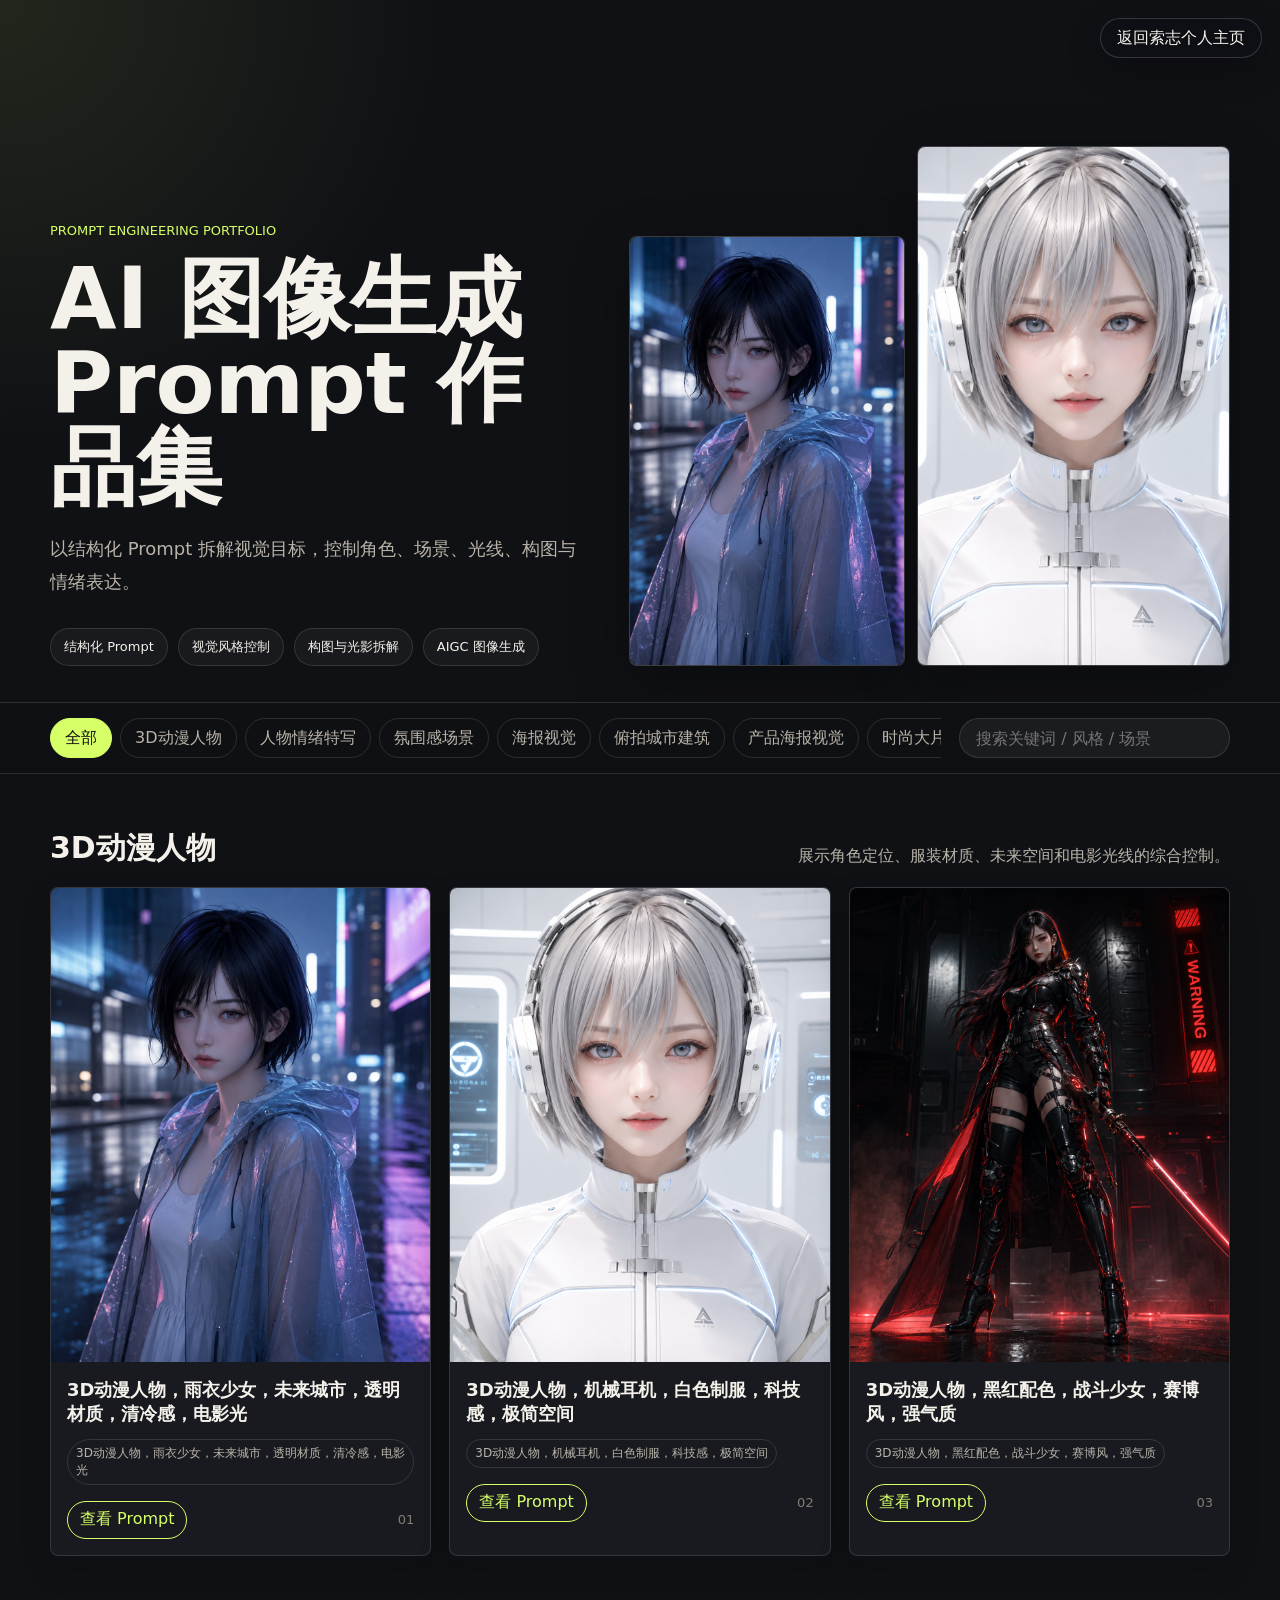
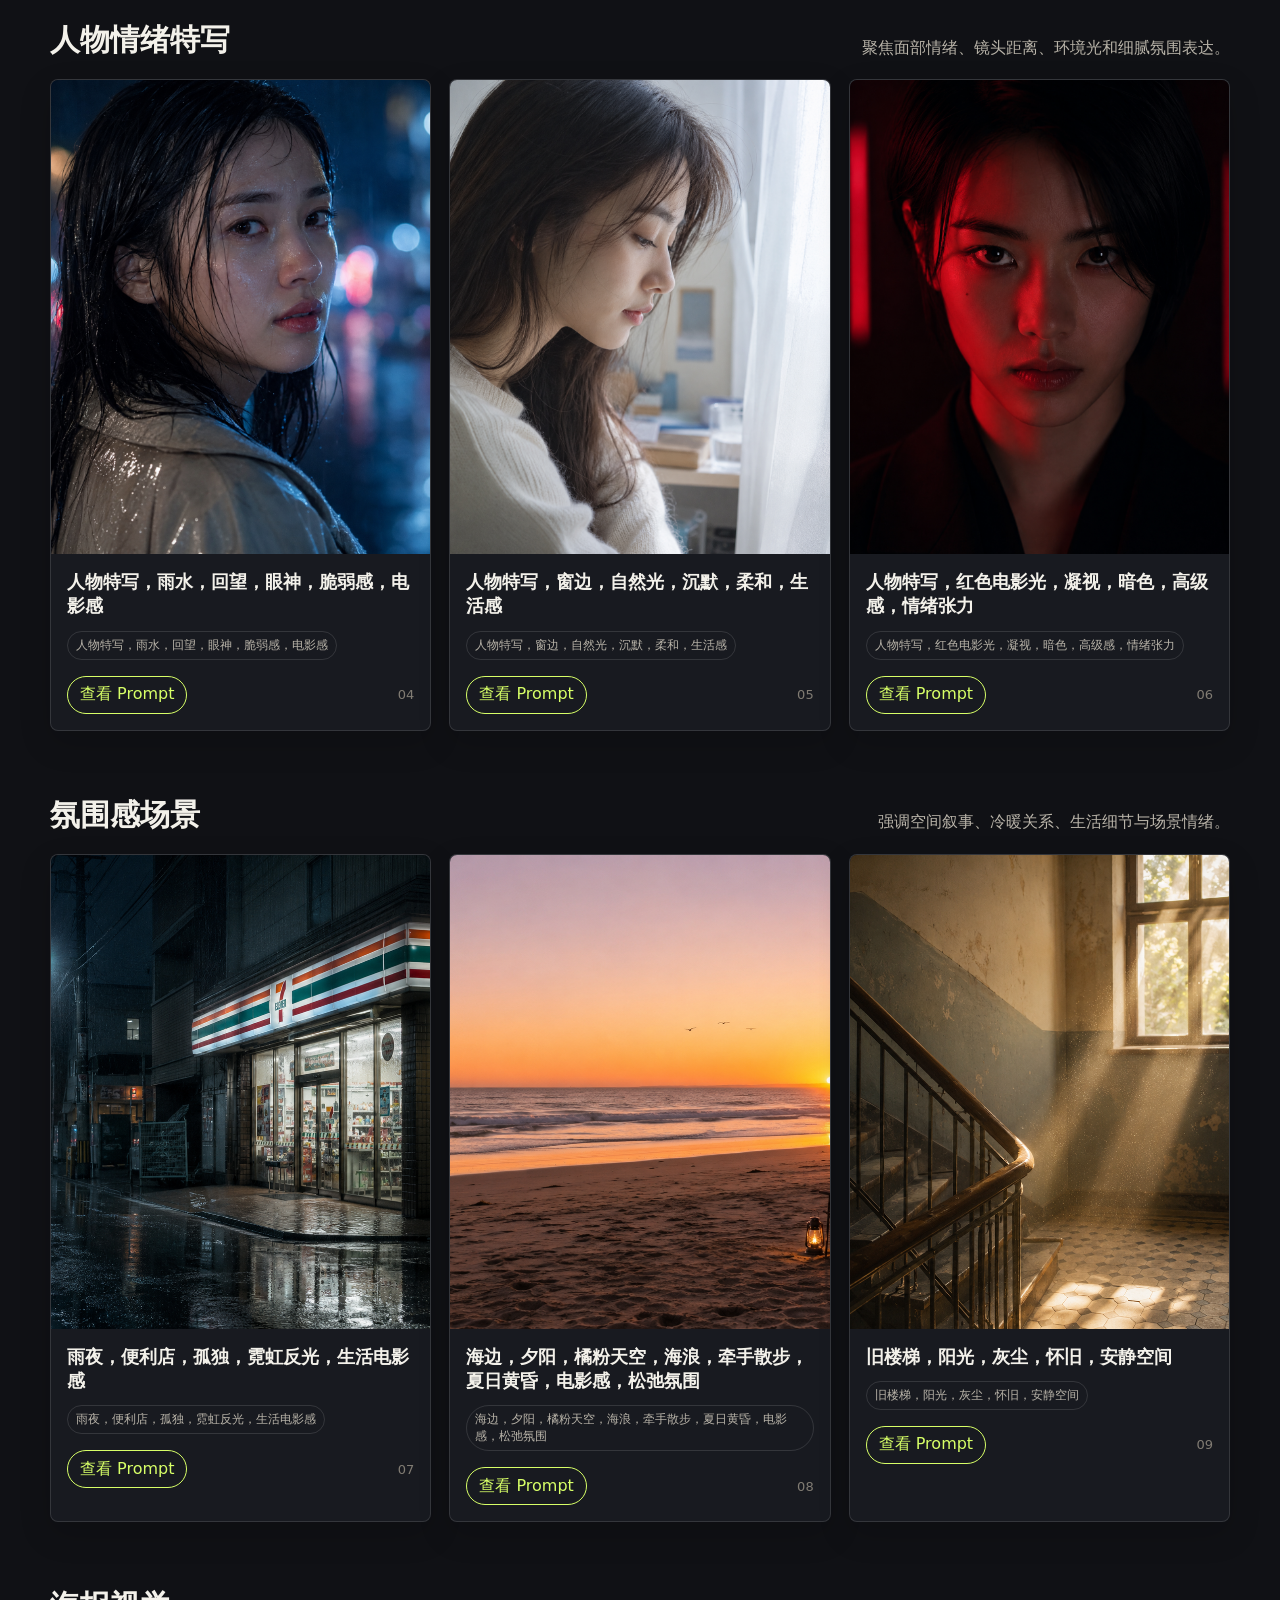
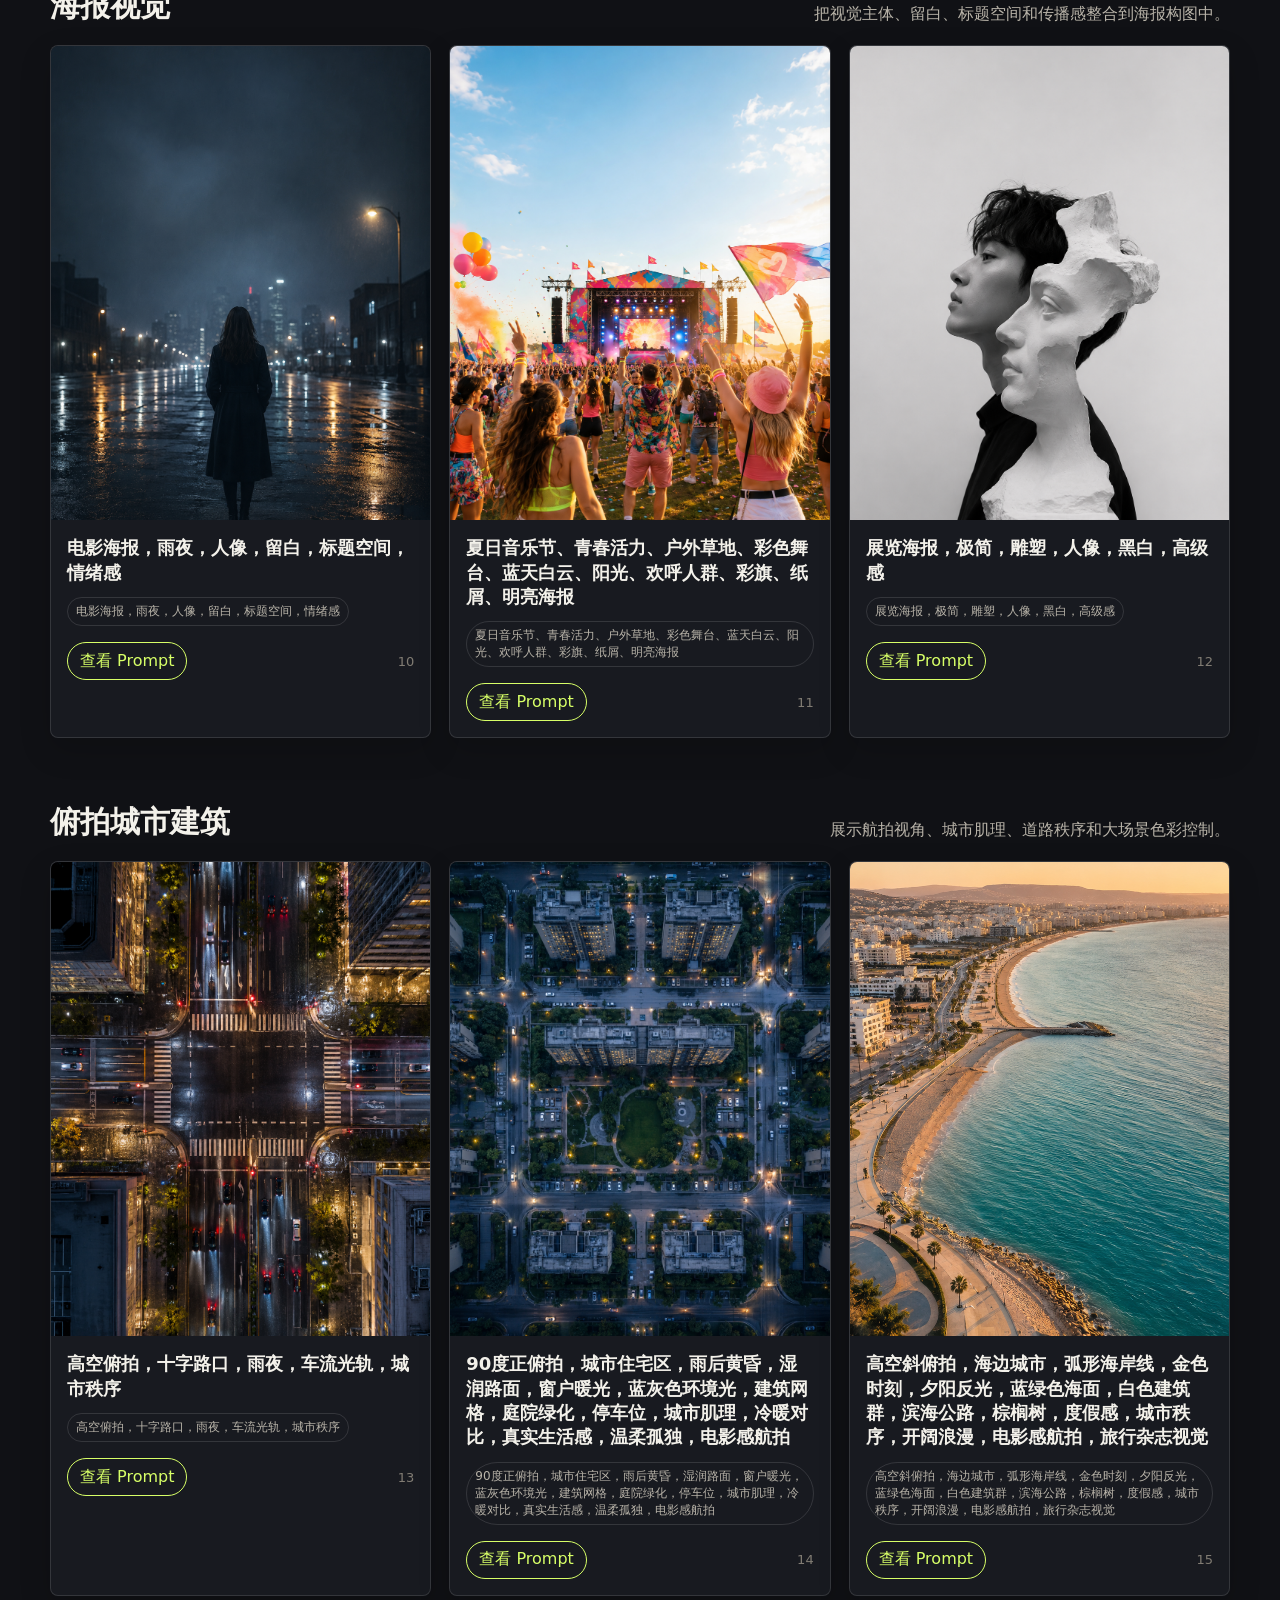
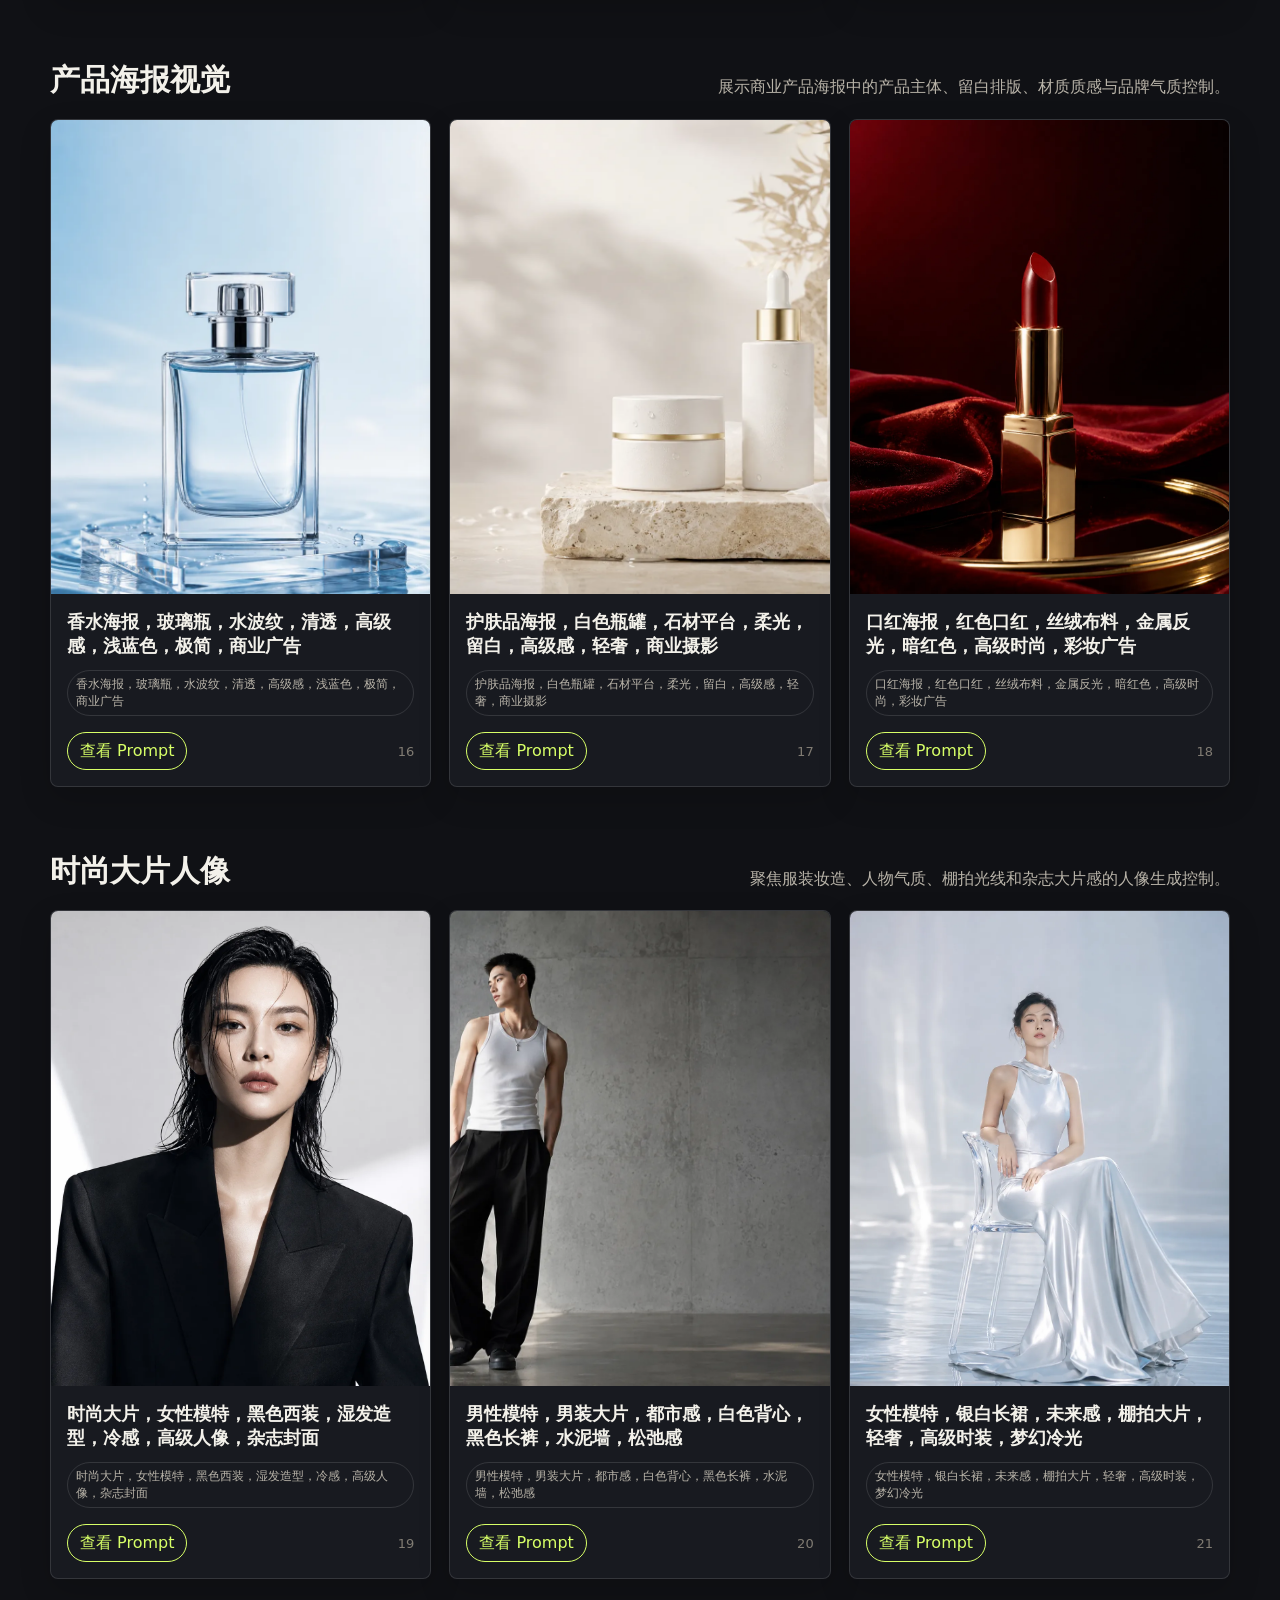
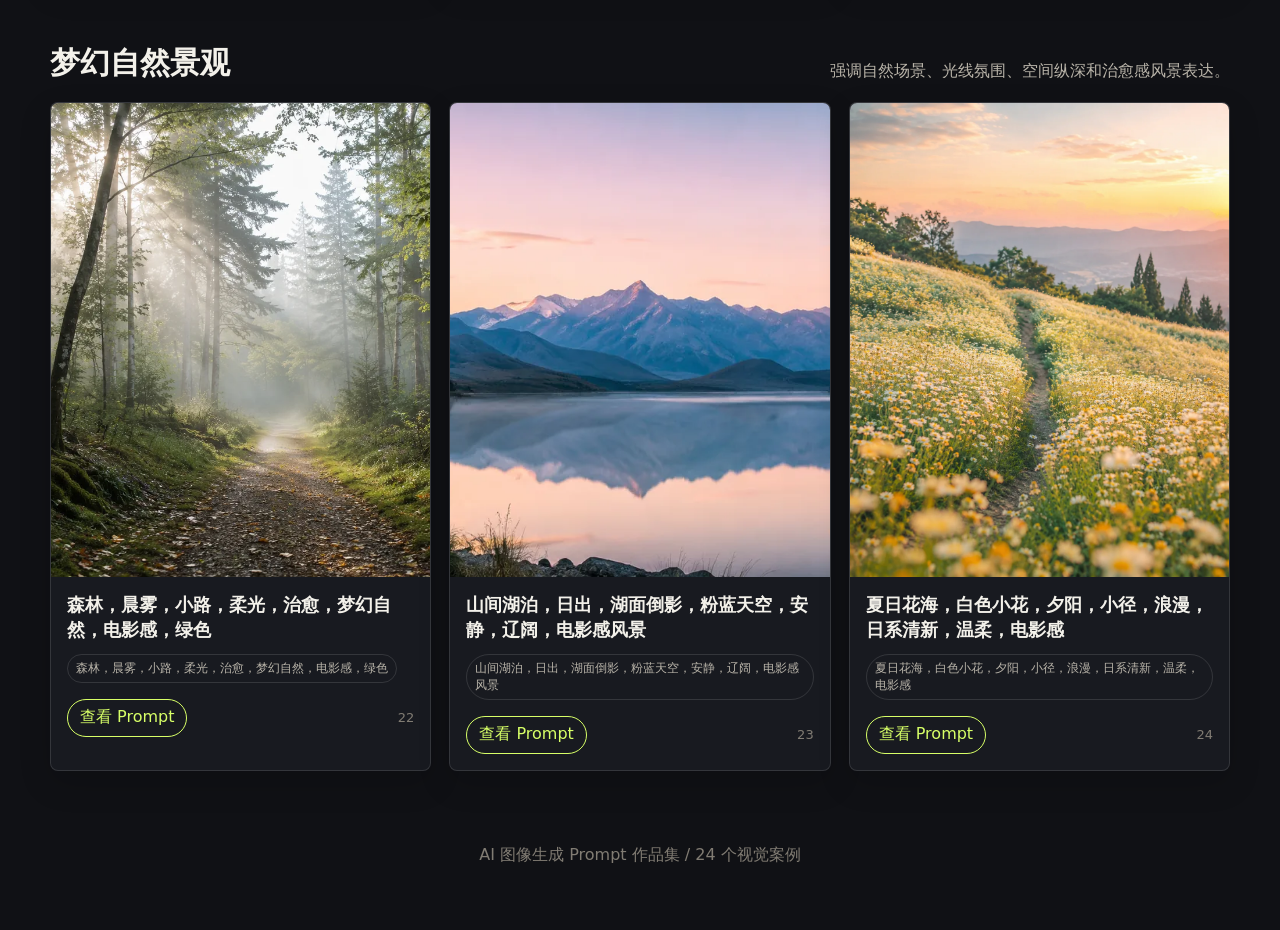
<file: portfolio/index.html>
﻿<!doctype html>
<html lang="zh-CN">
<head>
  <meta charset="utf-8">
  <meta name="viewport" content="width=device-width, initial-scale=1">
  <title>索志 | AI 图像生成 Prompt 作品集</title>
  <link rel="stylesheet" href="assets/styles.css">
</head>
<body>
  <a class="back-home" href="../index.html">返回索志个人主页</a>
  <header class="hero">
    <div class="site-shell hero__grid">
      <div>
        <p class="hero__eyebrow">Prompt Engineering Portfolio</p>
        <h1 id="pageTitle">AI 图像生成 Prompt 作品集</h1>
        <p class="hero__copy" id="pageSubtitle">以结构化 Prompt 拆解视觉目标，控制角色、场景、光线、构图与情绪表达。</p>
        <div class="hero__meta" aria-label="skills">
          <span class="pill">结构化 Prompt</span>
          <span class="pill">视觉风格控制</span>
          <span class="pill">构图与光影拆解</span>
          <span class="pill">AIGC 图像生成</span>
        </div>
      </div>
      <div class="hero__visual" id="heroVisual" aria-hidden="true"></div>
    </div>
  </header>
  <nav class="toolbar" aria-label="portfolio filters">
    <div class="site-shell toolbar__inner">
      <div class="filters" id="filters"></div>
      <input class="search" id="searchInput" type="search">
    </div>
  </nav>
  <main class="site-shell" id="sections"></main>
  <div class="dialog" id="dialog" aria-hidden="true" role="dialog" aria-modal="true" aria-labelledby="dialogTitle">
    <div class="dialog__panel">
      <div class="dialog__image"><img id="dialogImage" alt=""></div>
      <div class="dialog__content">
        <div class="dialog__top">
          <div>
            <p class="hero__eyebrow" id="dialogCategory"></p>
            <h2 id="dialogTitle"></h2>
          </div>
          <button class="close-btn" id="closeDialog" type="button" aria-label="close">x</button>
        </div>
        <div class="detail-block"><h3 id="structureLabel"></h3><p id="dialogStructure"></p></div>
        <div class="detail-block"><h3 id="promptLabel"></h3><p id="dialogPrompt"></p></div>
      </div>
    </div>
  </div>
  <footer class="footer site-shell">AI 图像生成 Prompt 作品集 / 24 个视觉案例</footer>
  <script>window.PORTFOLIO_DATA = {
  "title": "AI 图像生成 Prompt 作品集",
  "subtitle": "以结构化 Prompt 拆解视觉目标，控制角色、场景、光线、构图与情绪表达。",
  "categories": [
    "3D动漫人物",
    "人物情绪特写",
    "氛围感场景",
    "海报视觉",
    "俯拍城市建筑",
    "产品海报视觉",
    "时尚大片人像",
    "梦幻自然景观"
  ],
  "categoryNotes": {
    "3D动漫人物": "展示角色定位、服装材质、未来空间和电影光线的综合控制。",
    "人物情绪特写": "聚焦面部情绪、镜头距离、环境光和细腻氛围表达。",
    "氛围感场景": "强调空间叙事、冷暖关系、生活细节与场景情绪。",
    "海报视觉": "把视觉主体、留白、标题空间和传播感整合到海报构图中。",
    "俯拍城市建筑": "展示航拍视角、城市肌理、道路秩序和大场景色彩控制。",
    "产品海报视觉": "展示商业产品海报中的产品主体、留白排版、材质质感与品牌气质控制。",
    "时尚大片人像": "聚焦服装妆造、人物气质、棚拍光线和杂志大片感的人像生成控制。",
    "梦幻自然景观": "强调自然场景、光线氛围、空间纵深和治愈感风景表达。"
  },
  "ui": {
    "all": "全部",
    "viewPrompt": "查看 Prompt",
    "search": "搜索关键词 / 风格 / 场景",
    "structure": "Prompt 结构",
    "fullPrompt": "完整 Prompt"
  },
  "cases": [
    {
      "id": "case-01",
      "category": "3D动漫人物",
      "keywords": "3D动漫人物，雨衣少女，未来城市，透明材质，清冷感，电影光",
      "structure": "角色定位 + 外貌特征 + 服装造型 + 姿态动作 + 表情情绪 + 场景环境 + 背景氛围 + 构图镜头 + 主体位置 + 光线设计 + 色彩方案 + 渲染风格 + 材质细节 + 画质要求 + 负面提示词",
      "prompt": "主体设定：一个年轻女性动漫角色，短黑发，五官精致，表情安静，穿半透明蓝灰色雨衣，内搭简洁白色连衣裙，人物气质清冷克制。\n场景环境：雨后的未来城市街角，地面有积水反光，远处有模糊霓虹灯和玻璃建筑，环境干净、有空气湿度。\n构图镜头：半身中近景，平视视角，人物位于画面中央偏左，背景虚化，视觉焦点集中在人物面部和透明雨衣材质。\n光线色彩：冷蓝色雨夜环境光，少量粉紫色霓虹反射，脸部有柔和侧光，整体低饱和。\n情绪气质：安静、孤独、清透、未来感。\n视觉风格：高质量3D动漫渲染，电影感写实光影，精致角色建模，细腻材质表现，浅景深。\n画质要求：超清细节，真实透明材质，干净画面，皮肤柔和，头发细节清晰。\n负面提示词：避免手指畸形，脸部崩坏，多余肢体，多余人物，低清晰度，塑料感过强，廉价卡通风，背景杂乱。",
      "image": "assets/images/case-01-3d-character.png"
    },
    {
      "id": "case-02",
      "category": "3D动漫人物",
      "keywords": "3D动漫人物，机械耳机，白色制服，科技感，极简空间",
      "structure": "角色定位 + 外貌特征 + 服装造型 + 姿态动作 + 表情情绪 + 场景环境 + 背景氛围 + 构图镜头 + 主体位置 + 光线设计 + 色彩方案 + 渲染风格 + 材质细节 + 画质要求 + 负面提示词",
      "prompt": "主体设定：一个年轻女性动漫角色，银灰色短发，戴白色机械耳机，穿极简白色未来制服，服装有细小金属扣件和发光线条。\n场景环境：白色极简科技空间，背景有柔和发光屏幕和细窄灯带，空间干净、安静。\n构图镜头：正面半身构图，人物居中，肩部以上为主要视觉区域，镜头略微靠近，突出面部和耳机设计。\n光线色彩：高调柔光，白色和浅灰色为主，少量淡蓝色科技光点缀，阴影柔和。\n情绪气质：冷静、聪明、未来、干净。\n视觉风格：高精度3D动漫角色，日系科幻美学，干净高级的建模质感，电影级棚拍光。\n画质要求：超清渲染，皮肤细腻，金属和塑料材质真实，边缘干净，背景简洁。\n负面提示词：避免五官不对称，眼睛变形，手部畸形，服装杂乱，低质量，过度磨皮，背景脏乱。",
      "image": "assets/images/case-02-3d-character.png"
    },
    {
      "id": "case-03",
      "category": "3D动漫人物",
      "keywords": "3D动漫人物，黑红配色，战斗少女，赛博风，强气质",
      "structure": "角色定位 + 外貌特征 + 服装造型 + 姿态动作 + 表情情绪 + 场景环境 + 背景氛围 + 构图镜头 + 主体位置 + 光线设计 + 色彩方案 + 渲染风格 + 材质细节 + 画质要求 + 负面提示词",
      "prompt": "主体设定：一个年轻女性动漫角色，黑色长发，红色眼妆，穿黑红色轻量战斗服，服装结合皮革、金属护甲和发光红线，姿态坚定。\n场景环境：暗色赛博空间，背景有红色警示灯、金属墙面和轻微烟雾，整体不杂乱。\n构图镜头：全身三分法构图，低角度视角，人物站姿稳定，服装轮廓清晰，视觉焦点在人物眼神和红色发光线条。\n光线色彩：黑色为主，红色边缘光，少量冷白高光，强明暗对比。\n情绪气质：强势、冷酷、神秘、有力量感。\n视觉风格：高质量3D动漫渲染，赛博朋克角色设计，电影感光影，精致服装建模。\n画质要求：超清细节，真实皮革和金属质感，人物比例协调，光影自然。\n负面提示词：避免身体扭曲，脸部畸形，手指错误，盔甲结构混乱，多余人物，低清晰度，过度复杂背景。",
      "image": "assets/images/case-03-3d-character.png"
    },
    {
      "id": "case-04",
      "category": "人物情绪特写",
      "keywords": "人物特写，雨水，回望，眼神，脆弱感，电影感",
      "structure": "人物定位 + 外貌特征 + 妆容发型 + 情绪状态 + 面部细节 + 场景背景 + 环境氛围 + 构图镜头 + 视觉焦点 + 光线设计 + 色彩方案 + 摄影风格 + 画面质感 + 画质要求 + 负面提示词",
      "prompt": "主体设定：一位年轻亚洲女性，湿润黑发贴近脸侧，脸上有细小雨滴，微微回头看向镜头，眼神复杂、克制。\n场景环境：雨夜街道背景，霓虹灯模糊成彩色光斑，背景不可抢主体。\n构图镜头：面部特写，三分法构图，眼睛位于视觉中心，背景强虚化，画面比例为竖版人像。\n光线色彩：冷蓝色雨夜光，脸侧有一点暖色霓虹反光，皮肤高光自然。\n情绪气质：难过、隐忍、孤独、像刚刚做出决定。\n视觉风格：电影感写实人像，浅景深，真实皮肤纹理，低饱和情绪色彩。\n画质要求：超清面部细节，真实雨滴，眼神清晰，光影柔和，画面干净。\n负面提示词：避免脸部畸形，眼睛不对称，皮肤过度磨皮，表情夸张，低清晰度，背景杂乱，塑料感。",
      "image": "assets/images/case-04-emotional-portrait.png"
    },
    {
      "id": "case-05",
      "category": "人物情绪特写",
      "keywords": "人物特写，窗边，自然光，沉默，柔和，生活感",
      "structure": "人物定位 + 外貌特征 + 妆容发型 + 情绪状态 + 面部细节 + 场景背景 + 环境氛围 + 构图镜头 + 视觉焦点 + 光线设计 + 色彩方案 + 摄影风格 + 画面质感 + 画质要求 + 负面提示词",
      "prompt": "主体设定：一位年轻女性，素颜感妆容，头发自然垂落，穿浅色针织衫，低头靠近窗边，表情安静、若有所思。\n场景环境：清晨室内窗边，窗帘半透明，背景有模糊的书桌、玻璃杯和浅色墙面。\n构图镜头：近景特写，侧脸构图，人物占画面三分之二，视觉焦点在睫毛、嘴角和脸部轮廓。\n光线色彩：柔和自然光从窗外进入，浅米色、灰白色、淡蓝色为主，低对比度。\n情绪气质：安静、松弛、细腻、内省。\n视觉风格：写实人物摄影，日系生活感，柔光人像，浅景深，胶片感。\n画质要求：真实皮肤质感，细腻头发丝，柔和阴影，画面干净自然。\n负面提示词：避免五官变形，皮肤假面感，过度锐化，手部畸形，背景杂乱，低质量，夸张表情。",
      "image": "assets/images/case-05-emotional-portrait.png"
    },
    {
      "id": "case-06",
      "category": "人物情绪特写",
      "keywords": "人物特写，红色电影光，凝视，暗色，高级感，情绪张力",
      "structure": "人物定位 + 外貌特征 + 妆容发型 + 情绪状态 + 面部细节 + 场景背景 + 环境氛围 + 构图镜头 + 视觉焦点 + 光线设计 + 色彩方案 + 摄影风格 + 画面质感 + 画质要求 + 负面提示词",
      "prompt": "主体设定：一位年轻亚洲女性，黑色短发，妆容简洁，正面凝视镜头，表情冷静但有压迫感。\n场景环境：暗色室内空间，背景极简，仅有模糊的红色光影和黑色阴影。\n构图镜头：正面面部特写，对称构图，人物眼睛位于画面中心，画面紧凑。\n光线色彩：深红色侧光照亮半张脸，另一侧进入阴影，少量白色眼神光。\n情绪气质：冷静、神秘、强烈、戏剧张力。\n视觉风格：电影感写实人像，暗调摄影，高级杂志感，强光影对比。\n画质要求：超清面部细节，真实皮肤纹理，眼神锐利，背景干净。\n负面提示词：避免脸部畸形，眼神空洞，皮肤过度磨皮，红色溢出严重，低清晰度，背景杂乱。",
      "image": "assets/images/case-06-emotional-portrait.png"
    },
    {
      "id": "case-07",
      "category": "氛围感场景",
      "keywords": "雨夜，便利店，孤独，霓虹反光，生活电影感",
      "structure": "场景主体 + 时间天气 + 空间环境 + 场景细节 + 材质质感 + 构图镜头 + 空间关系 + 光线设计 + 色彩方案 + 情绪氛围 + 视觉风格 + 画质要求 + 负面提示词",
      "prompt": "主体设定：一间深夜便利店，店内灯光明亮，门口没有人，玻璃窗上有雨水痕迹。\n场景环境：城市雨夜街角，湿润地面反射便利店灯光，远处街道空旷，路边有模糊路牌和电线。\n构图镜头：横版远景，便利店位于画面右侧，左侧留出大片雨夜街道，形成孤独空间感。\n光线色彩：便利店暖白光为主，外部是冷蓝雨夜，地面反光明显，冷暖对比。\n情绪气质：孤独、安静、深夜、日常中的电影感。\n视觉风格：电影感写实场景，城市生活摄影，浅雾空气感，细腻胶片颗粒。\n画质要求：超清细节，真实雨水反光，玻璃质感自然，画面干净。\n负面提示词：避免文字乱码，招牌错乱，低清晰度，过度脏乱，人物过多，卡通风格，透视错误。",
      "image": "assets/images/case-07-atmospheric-scene.png"
    },
    {
      "id": "case-08",
      "category": "氛围感场景",
      "keywords": "海边，夕阳，橘粉天空，海浪，牵手散步，夏日黄昏，电影感，松弛氛围",
      "structure": "场景主体 + 时间天气 + 空间环境 + 场景细节 + 材质质感 + 构图镜头 + 空间关系 + 光线设计 + 色彩方案 + 情绪氛围 + 视觉风格 + 画质要求 + 负面提示词",
      "prompt": "场景主体：傍晚的海边沙滩，远处是平静海面、低低的海浪和接近海平线的夕阳，沙滩右侧有一把空椅子和一盏小露营灯，整体主体仍然是海边黄昏氛围。\n时间天气：夏日黄昏，太阳接近海平线，天空呈橘色、粉色和淡紫色渐变，天气晴朗，空气通透。\n空间细节：沙滩上有细腻脚印，海水反射夕阳金光，两个人在海浪边牵手散步，位于中远景位置，人物占画面高度约8%-12%，能清楚看出两个人牵手，但不抢占画面主体；远处有少量海鸟，画面干净不杂乱。\n构图镜头：横版远景构图，海平线位于画面上三分之一，空椅子和露营灯位于画面右下方，两个人位于画面左侧中部或中下方海浪边，与空椅子形成左右平衡，大片天空和海面形成留白。\n光线色彩：夕阳金橙色为主，天空有粉色和淡紫色渐变，海面反射暖光，两个人呈柔和剪影但轮廓清晰，阴影自然拉长。\n情绪氛围：安静、自由、松弛、夏日感、温柔、浪漫但克制。\n视觉风格：电影感场景摄影，生活方式美学，日系清新感，真实自然光，细腻胶片颗粒，远景叙事氛围。\n画质要求：画面通透，海浪真实，夕阳不过曝，沙滩质感清晰，两个人轮廓清楚且能看出牵手，整体干净高级。\n负面提示词：避免人物太小，避免人物像黑点，避免人物成为大特写，避免人物占据画面中心，避免拥挤人群，避免阴天，避免暗黑氛围，避免过度饱和，避免杂物混乱，避免低清晰度，避免海平线歪斜，避免卡通风格。",
      "image": "assets/images/case-08-atmospheric-scene.png"
    },
    {
      "id": "case-09",
      "category": "氛围感场景",
      "keywords": "旧楼梯，阳光，灰尘，怀旧，安静空间",
      "structure": "场景主体 + 时间天气 + 空间环境 + 场景细节 + 材质质感 + 构图镜头 + 空间关系 + 光线设计 + 色彩方案 + 情绪氛围 + 视觉风格 + 画质要求 + 负面提示词",
      "prompt": "主体设定：一处老旧居民楼楼梯间，扶手有使用痕迹，墙面斑驳，地面干净但有岁月感。\n场景环境：午后安静楼道，窗户透进一束阳光，空气中可见细小灰尘颗粒。\n构图镜头：中远景，楼梯斜线贯穿画面，窗户位于画面上方，光束成为视觉中心。\n光线色彩：暖黄色自然光穿过窗户，阴影部分偏灰蓝，冷暖自然过渡。\n情绪气质：怀旧、安静、温柔、时间感。\n视觉风格：写实空间摄影，电影感光影，生活美学，细腻胶片颗粒。\n画质要求：真实墙面纹理，光束自然，空气颗粒细腻，透视准确。\n负面提示词：避免空间扭曲，墙面过脏，低清晰度，过度梦幻，文字乱码，杂物过多。",
      "image": "assets/images/case-09-atmospheric-scene.png"
    },
    {
      "id": "case-10",
      "category": "海报视觉",
      "keywords": "电影海报，雨夜，人像，留白，标题空间，情绪感",
      "structure": "海报类型 + 核心主体 + 视觉概念 + 版式空间 + 信息区域 + 构图关系 + 视觉中心 + 光线设计 + 色彩方案 + 风格方向 + 画面质感 + 画质要求 + 负面提示词",
      "prompt": "主体设定：一位年轻女性站在雨夜街道中央，背对镜头，穿深色外套，身影孤独。\n场景环境：空旷城市街道，地面积水反光，远处路灯和建筑虚化，整体有电影故事感。\n构图镜头：竖版海报构图，人物位于画面下方三分之一，上方保留大面积干净留白作为标题区域。\n光线色彩：冷蓝雨夜为主，少量暖黄路灯点缀，整体低饱和，高级灰色调。\n情绪气质：孤独、悬念、诗意、安静。\n视觉风格：独立电影海报，高级平面视觉，电影剧照感，强视觉中心，留白明确。\n画质要求：超清画面，地面反光真实，背景干净，适合后期添加文字。\n负面提示词：避免自动生成乱码文字，人物畸形，背景杂乱，低清晰度，过度锐化，廉价海报风。",
      "image": "assets/images/case-10-poster-visual.png"
    },
    {
      "id": "case-11",
      "category": "海报视觉",
      "keywords": "夏日音乐节、青春活力、户外草地、彩色舞台、蓝天白云、阳光、欢呼人群、彩旗、纸屑、明亮海报",
      "structure": "海报类型 + 核心主体 + 视觉概念 + 版式空间 + 信息区域 + 构图关系 + 视觉中心 + 光线设计 + 色彩方案 + 风格方向 + 画面质感 + 画质要求 + 负面提示词",
      "prompt": "主体设定：一个夏日户外音乐节现场，年轻人站在草地前景，举手欢呼、跳舞、挥舞彩色旗帜和荧光手环，人物状态自然有活力，服装是明亮的夏日穿搭。\n场景环境：白天到傍晚的户外音乐节，开阔草地、大型彩色舞台、LED屏幕、音响塔、彩旗、气球、纸屑和彩色烟雾，远处是蓝天白云和温暖阳光，背景明亮干净。\n构图镜头：竖版海报构图，前景是欢呼的人群剪影和局部人物，中景是舞台和DJ台，背景是明亮天空，上方保留标题排版空间，底部保留活动信息排版区域。\n光线色彩：明亮自然光，阳光从侧后方照射，整体以天空蓝、草地绿、柠檬黄、珊瑚橙、荧光粉为主，色彩清爽明快，避免暗色背景。\n情绪气质：青春、自由、热烈、快乐、夏日、充满能量。\n视觉风格：夏日音乐节主视觉海报，青春潮流视觉，明亮商业海报风格，真实现场摄影感，色彩活泼但干净，适合标题排版。\n画质要求：画面明亮通透，人物动作自然，舞台结构清晰，色彩干净，背景不暗，视觉中心明确。\n负面提示词：避免暗黑赛博风，避免夜晚场景，避免黑色背景，避免人物完全剪影，避免战斗服，避免游戏角色感，避免灯光杂乱，避免低清晰度，避免乱码文字，避免画面脏乱，避免阴沉氛围。",
      "image": "assets/images/case-11-poster-visual.png"
    },
    {
      "id": "case-12",
      "category": "海报视觉",
      "keywords": "展览海报，极简，雕塑，人像，黑白，高级感",
      "structure": "海报类型 + 核心主体 + 视觉概念 + 版式空间 + 信息区域 + 构图关系 + 视觉中心 + 光线设计 + 色彩方案 + 风格方向 + 画面质感 + 画质要求 + 负面提示词",
      "prompt": "主体设定：一张人物侧脸与白色抽象雕塑重叠的视觉图像，人物表情平静，轮廓干净。\n场景环境：纯灰白背景，空间极简，没有多余装饰，像美术馆展览主视觉。\n构图镜头：竖版海报构图，主体位于画面中央偏上，底部和顶部保留清晰排版空间。\n光线色彩：黑白灰为主，柔和棚拍光，阴影层次细腻。\n情绪气质：安静、艺术、克制、理性。\n视觉风格：当代艺术展览海报，极简平面视觉，高级杂志质感，强留白。\n画质要求：轮廓清晰，灰阶丰富，画面干净，适合添加标题文字。\n负面提示词：避免乱码文字，脸部畸形，雕塑结构混乱，背景杂乱，低质量，过度装饰。",
      "image": "assets/images/case-12-poster-visual.png"
    },
    {
      "id": "case-13",
      "category": "俯拍城市建筑",
      "keywords": "高空俯拍，十字路口，雨夜，车流光轨，城市秩序",
      "structure": "城市类型 + 拍摄视角 + 建筑主体 + 空间秩序 + 道路结构 + 时间天气 + 城市环境 + 光线设计 + 色彩方案 + 构图方式 + 视觉节奏 + 画质要求 + 负面提示词",
      "prompt": "主体设定：一个城市十字路口的高空俯视画面，道路、人行横道、车流形成清晰几何结构。\n场景环境：雨夜城市，街道湿润反光，周围建筑顶部和路灯清晰可见，车流有轻微光轨。\n构图镜头：正上方90度俯拍，对称几何构图，十字路口位于画面中心，道路向四个方向延伸。\n光线色彩：冷蓝雨夜基调，红色尾灯、白色车灯和黄色路灯形成点状节奏。\n情绪气质：城市秩序、冷静、繁忙但克制、几何美感。\n视觉风格：高空摄影，城市建筑美学，电影感夜景，真实城市肌理。\n画质要求：超清细节，道路线条清晰，建筑透视准确，雨水反光真实。\n负面提示词：避免道路扭曲，建筑变形，车流混乱，低清晰度，过度锐化，文字乱码，比例错误。",
      "image": "assets/images/case-13-aerial-city.png"
    },
    {
      "id": "case-14",
      "category": "俯拍城市建筑",
      "keywords": "90度正俯拍，城市住宅区，雨后黄昏，湿润路面，窗户暖光，蓝灰色环境光，建筑网格，庭院绿化，停车位，城市肌理，冷暖对比，真实生活感，温柔孤独，电影感航拍",
      "structure": "城市类型 + 拍摄视角 + 建筑主体 + 空间秩序 + 道路结构 + 时间天气 + 城市环境 + 光线设计 + 色彩方案 + 构图方式 + 视觉节奏 + 画质要求 + 负面提示词",
      "prompt": "主体设定：一片城市住宅建筑群的高空正俯拍画面，楼栋、道路、庭院绿化和停车位形成清晰的几何秩序，建筑之间有规律的留白和绿色空间。\n场景环境：雨后黄昏的城市住宅区，地面湿润有反光，部分窗户亮起暖黄色灯光，树木颜色更深，路面车灯形成细小光点，生活痕迹真实但画面整洁。\n构图镜头：90度正俯拍构图，建筑楼顶和道路形成网格关系，中心保留一块庭院或绿地作为视觉停顿，整体强调城市肌理和秩序美。\n光线色彩：蓝灰色黄昏环境光为主，窗户暖黄灯光点缀，湿润路面反射微弱光线，冷暖对比柔和，色彩低饱和但有层次。\n情绪气质：安静、秩序、真实生活感、雨后城市、温柔的孤独感。\n视觉风格：高空建筑摄影，城市肌理美学，电影感黄昏，纪实但有审美控制，真实空间结构。\n画质要求：建筑边缘清晰，道路网格准确，窗户灯光自然，雨后反光细腻，画面有层次而不杂乱。\n负面提示词：避免普通白天航拍，避免灰暗无层次，避免建筑重复错误，避免透视混乱，避免画面脏乱，避免假模型感，避免低清晰度，避免过度锐化。",
      "image": "assets/images/case-14-aerial-city.png"
    },
    {
      "id": "case-15",
      "category": "俯拍城市建筑",
      "keywords": "高空斜俯拍，海边城市，弧形海岸线，金色时刻，夕阳反光，蓝绿色海面，白色建筑群，滨海公路，棕榈树，度假感，城市秩序，开阔浪漫，电影感航拍，旅行杂志视觉",
      "structure": "城市类型 + 拍摄视角 + 建筑主体 + 空间秩序 + 道路结构 + 时间天气 + 城市环境 + 光线设计 + 色彩方案 + 构图方式 + 视觉节奏 + 画质要求 + 负面提示词",
      "prompt": "主体设定：一座海边城市的高空斜俯拍画面，弧形海岸线、白色现代建筑群、滨海公路和蓝绿色海面形成清晰而优雅的空间分区，建筑像沿着海岸线展开的几何图案。\n场景环境：日落前的金色时刻，海边城市被温暖夕阳照亮，海面有金色反光，滨海步道、广场、棕榈树和少量车辆自然分布，整体干净开阔。\n构图镜头：高空斜俯拍，海岸线从画面左下方斜向延伸到右上方，建筑群占画面一侧，海面占另一侧，形成大面积留白和强烈秩序感。\n光线色彩：暖金色夕阳作为主光，蓝绿色海水作为冷色对比，白色建筑被夕阳染成浅金色，阴影柔和拉长，整体通透、有空气感。\n情绪气质：开阔、浪漫、清爽、度假感、城市秩序与海边松弛感结合。\n视觉风格：航拍城市建筑摄影，海岸城市美学，电影感金色时刻，干净高级的旅行杂志视觉，真实空间结构。\n画质要求：海岸线优美清晰，建筑排列有秩序，海面反光自然，色彩清爽不脏，画面有留白和呼吸感。\n负面提示词：避免普通白天航拍，避免灰暗平淡，避免建筑拥挤杂乱，避免海岸线不自然，避免过度饱和，避免假模型感，避免低清晰度。",
      "image": "assets/images/case-15-aerial-city.png"
    },
    {
      "id": "case-16",
      "category": "产品海报视觉",
      "keywords": "香水海报，玻璃瓶，水波纹，清透，高级感，浅蓝色，极简，商业广告",
      "structure": "主体产品 + 场景道具 + 构图排版 + 光线色彩 + 材质质感 + 品牌气质 + 视觉风格 + 画质要求 + 负面提示词",
      "prompt": "一瓶透明玻璃香水作为主体，瓶身简洁高级 + 放置在浅蓝色水面与透明亚克力台面上，周围有轻微水波纹和几滴水珠 + 竖版产品海报构图，产品居中偏下，上方保留大面积品牌标题留白区域，不生成真实文字 + 清透自然光，浅蓝、银白、透明色为主 + 玻璃反光干净，液体质感清晰，水面有细腻折射 + 高级、清爽、干净、轻奢品牌气质 + 商业产品广告海报，极简美学，真实摄影质感 + 超清细节，产品边缘锐利，背景干净，适合后期排版 + 避免乱码文字，避免产品变形，避免瓶身歪斜，避免杂乱背景，避免低清晰度，避免过度反光",
      "image": "assets/images/case-16-product-perfume.webp"
    },
    {
      "id": "case-17",
      "category": "产品海报视觉",
      "keywords": "护肤品海报，白色瓶罐，石材平台，柔光，留白，高级感，轻奢，商业摄影",
      "structure": "主体产品 + 场景道具 + 构图排版 + 光线色彩 + 材质质感 + 品牌气质 + 视觉风格 + 画质要求 + 负面提示词",
      "prompt": "一组白色护肤品瓶罐作为主体，包含精华瓶、面霜罐和乳液瓶 + 放置在米白色石材平台上，旁边有柔软白纱和少量水珠点缀 + 横版商业海报构图，产品位于画面右侧，左侧保留干净排版空间，不出现文字 + 柔和棚拍光，奶白色、浅灰色、淡金色为主 + 瓶身哑光质感细腻，石材纹理自然，整体干净高级 + 温柔、克制、护肤品广告感、轻奢生活方式 + 现代美妆产品海报，极简商业摄影，高端品牌视觉 + 产品清晰，光影柔和，画面通透，构图稳定 + 避免乱码文字，避免瓶子数量错误，避免包装变形，避免廉价塑料感，避免背景杂乱，避免过曝",
      "image": "assets/images/case-17-product-skincare.webp"
    },
    {
      "id": "case-18",
      "category": "产品海报视觉",
      "keywords": "口红海报，红色口红，丝绒布料，金属反光，暗红色，高级时尚，彩妆广告",
      "structure": "主体产品 + 场景道具 + 构图排版 + 光线色彩 + 材质质感 + 品牌气质 + 视觉风格 + 画质要求 + 负面提示词",
      "prompt": "一支金属质感口红作为主体，口红打开露出红色膏体 + 放置在深红丝绒布料和镜面金属台面上，旁边有柔和高光反射 + 竖版时尚产品海报构图，口红居中偏前，背景留出上方标题空间，不生成文字 + 暗红、金色、黑色形成高级对比，聚光灯打亮产品边缘 + 金属外壳反光精致，丝绒布料纹理细腻，口红膏体饱满 + 成熟、精致、时尚、高级、女性力量感 + 彩妆商业海报，杂志广告视觉，奢侈品风格 + 超清产品细节，质感真实，视觉中心明确 + 避免乱码文字，避免口红变形，避免色彩脏，避免反光混乱，避免低质感，避免构图失衡",
      "image": "assets/images/case-18-product-lipstick.webp"
    },
    {
      "id": "case-19",
      "category": "时尚大片人像",
      "keywords": "时尚大片，女性模特，黑色西装，湿发造型，冷感，高级人像，杂志封面",
      "structure": "人物设定 + 服装妆造 + 场景背景 + 构图镜头 + 光线色彩 + 情绪气质 + 视觉风格 + 画质要求 + 负面提示词",
      "prompt": "一位年轻女性模特作为主体，五官立体，神情冷静自信 + 穿黑色极简剪裁西装，湿发造型，干净高级妆容 + 灰白色棚拍背景，背景简洁无杂物 + 竖版半身时尚大片构图，人物正面看向镜头，肩部线条清晰，画面适合杂志封面排版 + 冷白主光加侧面硬光，黑白灰为主，少量银色高光 + 冷感、高级、克制、力量感 + 现代时尚杂志封面摄影，大片质感，商业人像 + 皮肤质感真实，服装线条清晰，眼神有力量，画面干净 + 避免脸部变形，避免手部错误，避免廉价影楼风，避免过度磨皮，避免背景杂乱，避免低清晰度",
      "image": "assets/images/case-19-fashion-woman-suit.webp"
    },
    {
      "id": "case-20",
      "category": "时尚大片人像",
      "keywords": "男性模特，男装大片，都市感，白色背心，黑色长裤，水泥墙，松弛感",
      "structure": "人物设定 + 服装妆造 + 场景背景 + 构图镜头 + 光线色彩 + 情绪气质 + 视觉风格 + 画质要求 + 负面提示词",
      "prompt": "一位年轻男性模特作为主体，短发，轮廓清晰，表情松弛但有态度 + 穿白色背心和宽松黑色长裤，搭配银色项链，造型简洁时髦 + 现代水泥墙背景，地面有轻微反光 + 横版全身时尚大片构图，人物站在画面左侧，身体微微侧转，右侧留出空间 + 自然窗光与柔和补光结合，低饱和灰色、白色、黑色为主 + 年轻、随性、都市感、清爽高级 + 男装杂志大片，现代街头时尚摄影，真实质感 + 人物比例自然，服装褶皱真实，背景干净，画面有呼吸感 + 避免身体比例错误，避免脸部模糊，避免过度油腻，避免背景杂物，避免低质量，避免卡通风格",
      "image": "assets/images/case-20-fashion-male-urban.webp"
    },
    {
      "id": "case-21",
      "category": "时尚大片人像",
      "keywords": "女性模特，银白长裙，未来感，棚拍大片，轻奢，高级时装，梦幻冷光",
      "structure": "人物设定 + 服装妆造 + 场景背景 + 构图镜头 + 光线色彩 + 情绪气质 + 视觉风格 + 画质要求 + 负面提示词",
      "prompt": "一位女性模特坐在透明亚克力椅上，姿态优雅，眼神平静 + 穿银白色未来感长裙，搭配简洁耳饰，妆容干净带微光 + 浅色摄影棚空间，地面有柔和反射 + 竖版全身大片构图，人物居中，裙摆形成自然线条，上方和左右留白适合排版 + 柔和冷光，银白、浅蓝、珍珠色为主 + 梦幻、干净、未来感、轻奢高级 + 高级时装大片，现代杂志视觉，精致棚拍摄影 + 面部清晰，服装材质高级，光线通透，构图稳定 + 避免人物比例错误，避免裙摆混乱，避免廉价科幻感，避免过曝，避免脸部失真，避免杂乱背景",
      "image": "assets/images/case-21-fashion-silver-dress.webp"
    },
    {
      "id": "case-22",
      "category": "梦幻自然景观",
      "keywords": "森林，晨雾，小路，柔光，治愈，梦幻自然，电影感，绿色",
      "structure": "自然主体 + 时间天气 + 空间细节 + 构图镜头 + 光线色彩 + 情绪氛围 + 视觉风格 + 画质要求 + 负面提示词",
      "prompt": "一片清晨森林作为主体，树木高大，林间有薄雾流动 + 清晨微冷天气，空气湿润通透 + 地面有苔藓、小野花和细碎落叶，远处有一条安静小路延伸进森林深处 + 横版远景构图，小路从画面下方引导到远处，形成纵深空间 + 柔和晨光从树叶缝隙洒下，绿色、浅金色、雾白色为主 + 安静、治愈、梦幻、像进入另一个世界 + 电影感自然风景摄影，真实光影，细腻氛围感 + 雾气自然，树木细节清晰，画面干净有层次 + 避免过度梦幻，避免假景观，避免色彩过饱和，避免低清晰度，避免树木变形，避免杂乱构图",
      "image": "assets/images/case-22-nature-forest.webp"
    },
    {
      "id": "case-23",
      "category": "梦幻自然景观",
      "keywords": "山间湖泊，日出，湖面倒影，粉蓝天空，安静，辽阔，电影感风景",
      "structure": "自然主体 + 时间天气 + 空间细节 + 构图镜头 + 光线色彩 + 情绪氛围 + 视觉风格 + 画质要求 + 负面提示词",
      "prompt": "一片山间湖泊作为主体，湖面平静如镜，远处有连绵山影 + 日出前后的清晨，天空带淡粉色和浅蓝色渐变 + 湖边有少量野草和石头，水面倒映天空与山体，空间开阔干净 + 横版超宽电影构图，湖面占据画面下半部分，天空和山体形成大面积留白 + 柔和自然光，粉蓝色、雾灰色、淡金色为主 + 安静、辽阔、温柔、自由感 + 电影感自然景观摄影，清透色彩，高级风景视觉 + 湖面反射真实，远山层次清晰，画面通透细腻 + 避免水面不自然，避免天空过曝，避免颜色脏，避免假模型感，避免画面模糊，避免构图倾斜",
      "image": "assets/images/case-23-nature-lake.webp"
    },
    {
      "id": "case-24",
      "category": "梦幻自然景观",
      "keywords": "夏日花海，白色小花，夕阳，小径，浪漫，日系清新，温柔，电影感",
      "structure": "自然主体 + 时间天气 + 空间细节 + 构图镜头 + 光线色彩 + 情绪氛围 + 视觉风格 + 画质要求 + 负面提示词",
      "prompt": "一片夏日花海作为主体，大片白色和淡黄色小花铺满山坡 + 傍晚晴朗天气，远处天空有柔和夕阳余晖 + 花海中有一条窄窄的小径通向远方，远处有模糊树影和山线 + 竖版远景构图，小径从画面底部延伸到中景，前景花朵虚化，背景柔和 + 暖金色夕阳光，白色、淡黄、浅绿、橘粉色为主 + 温柔、浪漫、自由、夏日感 + 日系清新自然摄影，电影感风景，生活方式美学 + 花朵细节自然，光线柔和，空间层次清晰，整体高级干净 + 避免花朵重复错误，避免人物抢主体，避免颜色过艳，避免卡通风格，避免低清晰度，避免背景杂乱",
      "image": "assets/images/case-24-nature-flower-sea.webp"
    }
  ]
};
</script>
  <script src="assets/app.js"></script>
</body>
</html>
</file>
<file: portfolio/assets/styles.css>
:root {
  color-scheme: dark;
  --bg: #101115;
  --panel: #181a20;
  --panel-2: #20232b;
  --text: #f3f1ea;
  --muted: #b9b4a9;
  --soft: #817c73;
  --line: rgba(255, 255, 255, 0.12);
  --accent: #d7ff67;
  --accent-2: #66d9ef;
  --radius: 8px;
  --shadow: 0 20px 60px rgba(0, 0, 0, 0.32);
  font-family: Inter, ui-sans-serif, system-ui, -apple-system, BlinkMacSystemFont, "Segoe UI", "Microsoft YaHei", sans-serif;
}
* { box-sizing: border-box; }
html { scroll-behavior: smooth; }
body { margin: 0; min-height: 100vh; background: radial-gradient(circle at top left, rgba(215, 255, 103, 0.09), transparent 28rem), var(--bg); color: var(--text); }
button, input { font: inherit; }
button { cursor: pointer; }
.site-shell { width: min(1180px, calc(100% - 40px)); margin: 0 auto; }
.hero { min-height: 78vh; display: grid; align-items: end; padding: 48px 0 36px; }
.hero__grid { display: grid; grid-template-columns: minmax(0, 0.95fr) minmax(320px, 1.05fr); gap: 36px; align-items: end; }
.hero__eyebrow { margin: 0 0 18px; color: var(--accent); font-size: 13px; letter-spacing: 0; text-transform: uppercase; }
h1 { margin: 0; max-width: 780px; font-size: clamp(44px, 7vw, 86px); line-height: 0.98; letter-spacing: 0; }
.hero__copy { max-width: 640px; margin: 24px 0 0; color: var(--muted); font-size: 18px; line-height: 1.8; }
.hero__meta { display: flex; flex-wrap: wrap; gap: 10px; margin-top: 30px; }
.pill { border: 1px solid var(--line); border-radius: 999px; padding: 9px 13px; color: var(--text); background: rgba(255,255,255,0.04); font-size: 13px; }
.hero__visual { min-height: 520px; display: grid; grid-template-columns: 0.88fr 1fr; gap: 12px; align-items: end; }
.hero__visual img { width: 100%; height: 100%; object-fit: cover; border-radius: var(--radius); box-shadow: var(--shadow); border: 1px solid var(--line); background: #222; }
.hero__visual img:first-child { height: 430px; }
.hero__visual img:last-child { height: 520px; }
.toolbar { position: sticky; top: 0; z-index: 20; border-top: 1px solid var(--line); border-bottom: 1px solid var(--line); background: rgba(16, 17, 21, 0.9); backdrop-filter: blur(16px); }
.toolbar__inner { min-height: 70px; display: flex; align-items: center; justify-content: space-between; gap: 18px; }
.filters { display: flex; gap: 8px; overflow-x: auto; padding: 12px 0; }
.filter-btn { flex: 0 0 auto; border: 1px solid var(--line); color: var(--muted); background: transparent; border-radius: 999px; min-height: 40px; padding: 0 14px; }
.filter-btn[aria-pressed="true"] { color: #111; background: var(--accent); border-color: var(--accent); }
.search { width: min(320px, 34vw); min-height: 40px; border: 1px solid var(--line); border-radius: 999px; background: rgba(255,255,255,0.05); color: var(--text); padding: 0 16px; outline: none; }
.search:focus { border-color: var(--accent-2); }
.section { padding: 54px 0 10px; scroll-margin-top: 88px; }
.section__head { display: flex; justify-content: space-between; gap: 24px; align-items: end; margin-bottom: 18px; }
.section h2 { margin: 0; font-size: 30px; letter-spacing: 0; }
.section p { max-width: 640px; margin: 0; color: var(--muted); line-height: 1.7; }
.case-grid { display: grid; grid-template-columns: repeat(3, minmax(0, 1fr)); gap: 18px; }
.case-card { border: 1px solid var(--line); border-radius: var(--radius); overflow: hidden; background: var(--panel); box-shadow: 0 12px 32px rgba(0,0,0,0.16); }
.case-card[hidden] { display: none; }
.case-card__image { aspect-ratio: 4 / 5; background: var(--panel-2); overflow: hidden; }
.case-card__image img { width: 100%; height: 100%; object-fit: cover; display: block; transition: transform 320ms ease; }
.case-card:hover .case-card__image img { transform: scale(1.035); }
.case-card__body { padding: 16px; }
.case-card h3 { margin: 0; font-size: 18px; line-height: 1.35; letter-spacing: 0; }
.tags { display: flex; flex-wrap: wrap; gap: 7px; margin: 12px 0 16px; }
.tag { color: var(--muted); border: 1px solid var(--line); border-radius: 999px; padding: 5px 8px; font-size: 12px; }
.case-card__actions { display: flex; gap: 10px; align-items: center; justify-content: space-between; }
.detail-btn { min-height: 38px; border: 1px solid var(--accent); background: transparent; color: var(--accent); border-radius: 999px; padding: 0 12px; }
.case-index { color: var(--soft); font-size: 13px; }
.dialog { position: fixed; inset: 0; z-index: 50; display: none; align-items: center; justify-content: center; padding: 24px; background: rgba(0,0,0,0.72); }
.dialog.is-open { display: flex; }
.dialog__panel { width: min(1040px, 100%); max-height: min(860px, calc(100vh - 48px)); display: grid; grid-template-columns: minmax(280px, 0.9fr) minmax(0, 1.1fr); overflow: hidden; border: 1px solid var(--line); border-radius: var(--radius); background: #14161b; box-shadow: var(--shadow); }
.dialog__image { min-height: 620px; background: var(--panel-2); }
.dialog__image img { width: 100%; height: 100%; object-fit: cover; display: block; }
.dialog__content { overflow-y: auto; padding: 24px; }
.dialog__top { display: flex; align-items: start; justify-content: space-between; gap: 18px; }
.dialog h2 { margin: 0; font-size: 26px; line-height: 1.35; letter-spacing: 0; }
.close-btn { flex: 0 0 38px; width: 38px; height: 38px; border: 1px solid var(--line); border-radius: 999px; color: var(--text); background: rgba(255,255,255,0.04); font-size: 22px; line-height: 1; }
.detail-block { margin-top: 22px; }
.detail-block h3 { margin: 0 0 8px; color: var(--accent); font-size: 14px; letter-spacing: 0; }
.detail-block p { margin: 0; color: var(--muted); line-height: 1.85; white-space: pre-wrap; }
.footer { padding: 64px 0; color: var(--soft); text-align: center; }
.back-home {
  position: fixed;
  top: 18px;
  right: 18px;
  z-index: 60;
  display: inline-flex;
  align-items: center;
  justify-content: center;
  min-height: 40px;
  padding: 0 16px;
  border: 1px solid rgba(255, 255, 255, 0.16);
  border-radius: 999px;
  color: var(--text);
  text-decoration: none;
  background: rgba(14, 16, 22, 0.72);
  box-shadow: 0 12px 34px rgba(0, 0, 0, 0.28);
  transition: transform 220ms ease, border-color 220ms ease, background 220ms ease;
}
.back-home:hover {
  transform: translateY(-2px);
  border-color: var(--accent);
  background: rgba(14, 16, 22, 0.88);
}
@media (max-width: 900px) {
  .site-shell { width: min(100% - 28px, 720px); }
  .hero { min-height: auto; padding-top: 34px; }
  .hero__grid { grid-template-columns: 1fr; }
  .hero__visual { min-height: 0; grid-template-columns: 1fr 1fr; }
  .hero__visual img:first-child, .hero__visual img:last-child { height: 320px; }
  .toolbar__inner { align-items: stretch; flex-direction: column; gap: 0; padding-bottom: 12px; }
  .search { width: 100%; }
  .case-grid { grid-template-columns: repeat(2, minmax(0, 1fr)); }
  .dialog__panel { grid-template-columns: 1fr; overflow-y: auto; }
  .dialog__image { min-height: auto; aspect-ratio: 4 / 3; }
  .dialog__content { overflow: visible; }
}
@media (max-width: 560px) {
  .case-grid { grid-template-columns: 1fr; }
  h1 { font-size: 42px; }
  .hero__copy { font-size: 16px; }
  .hero__visual { grid-template-columns: 1fr; }
  .hero__visual img:first-child, .hero__visual img:last-child { height: auto; aspect-ratio: 4 / 5; }
  .section__head { display: block; }
  .section p { margin-top: 8px; }
  .dialog { padding: 12px; }
}
</file>
